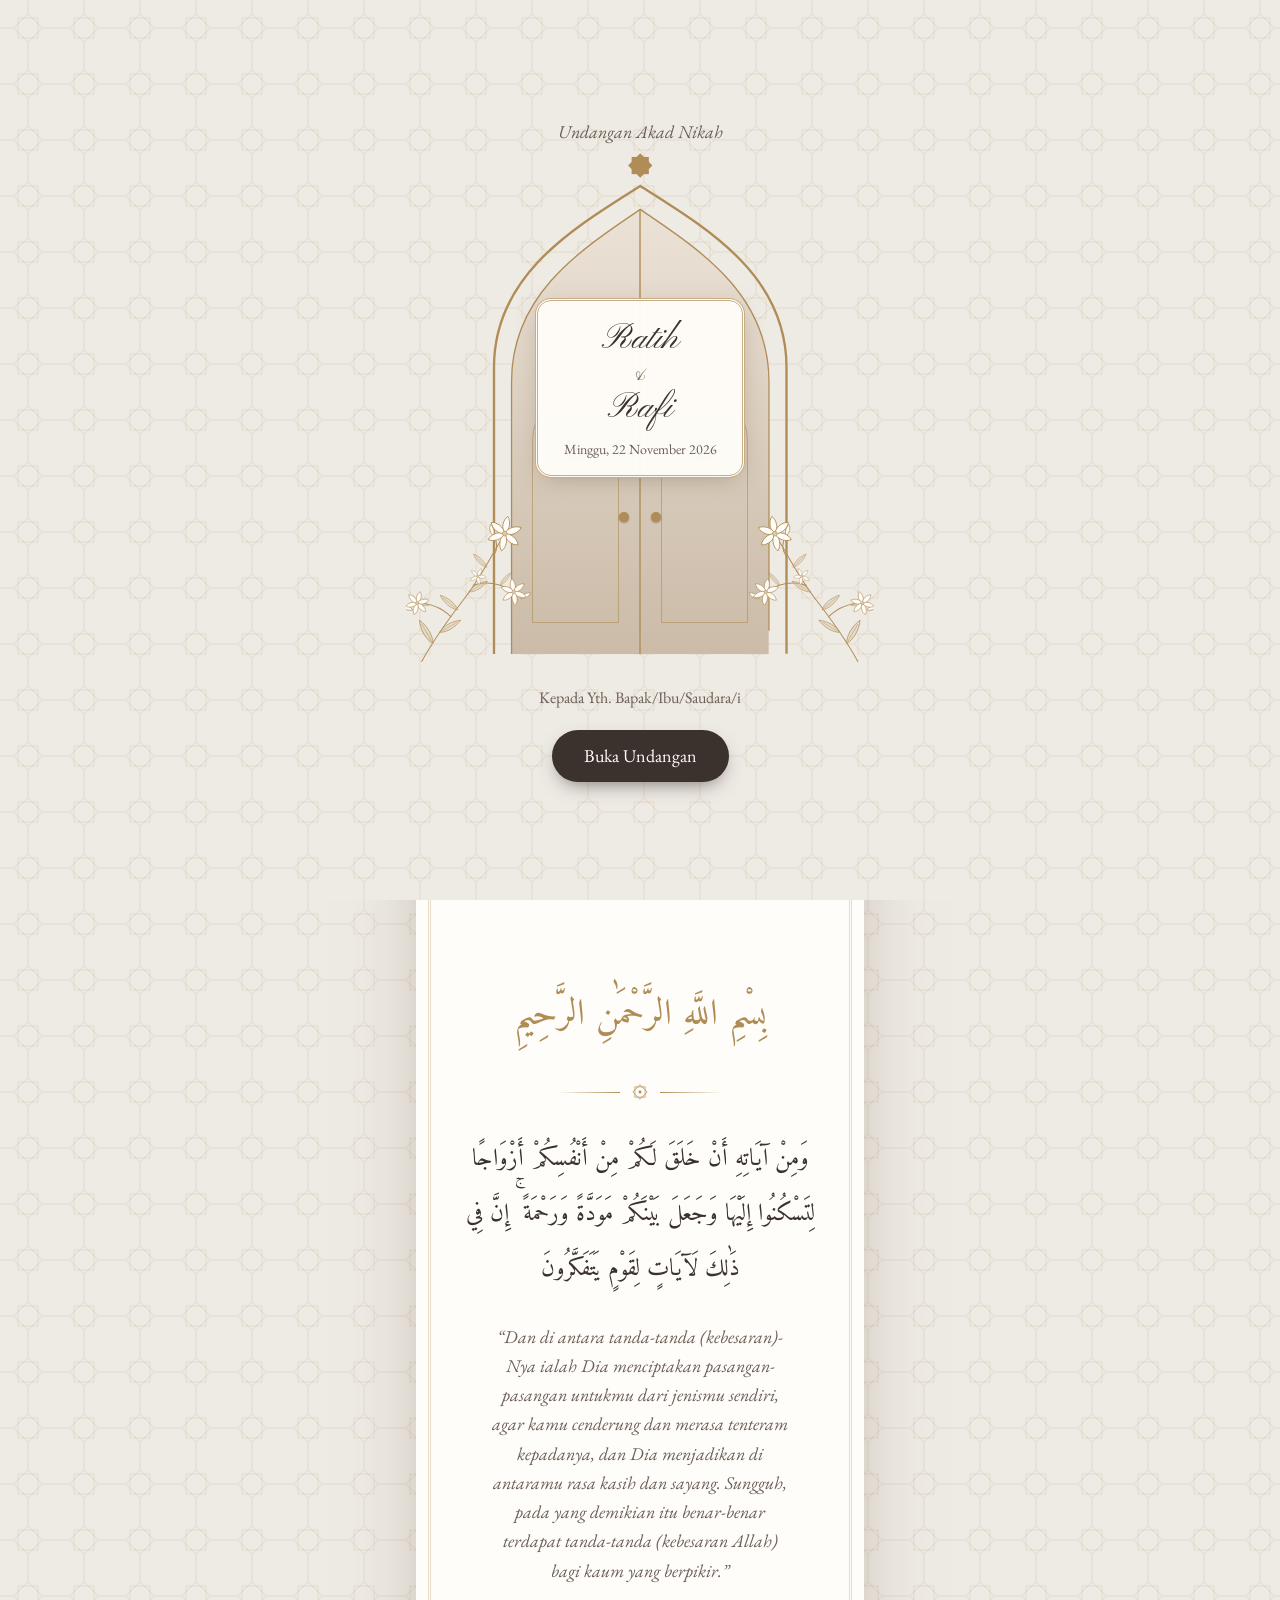
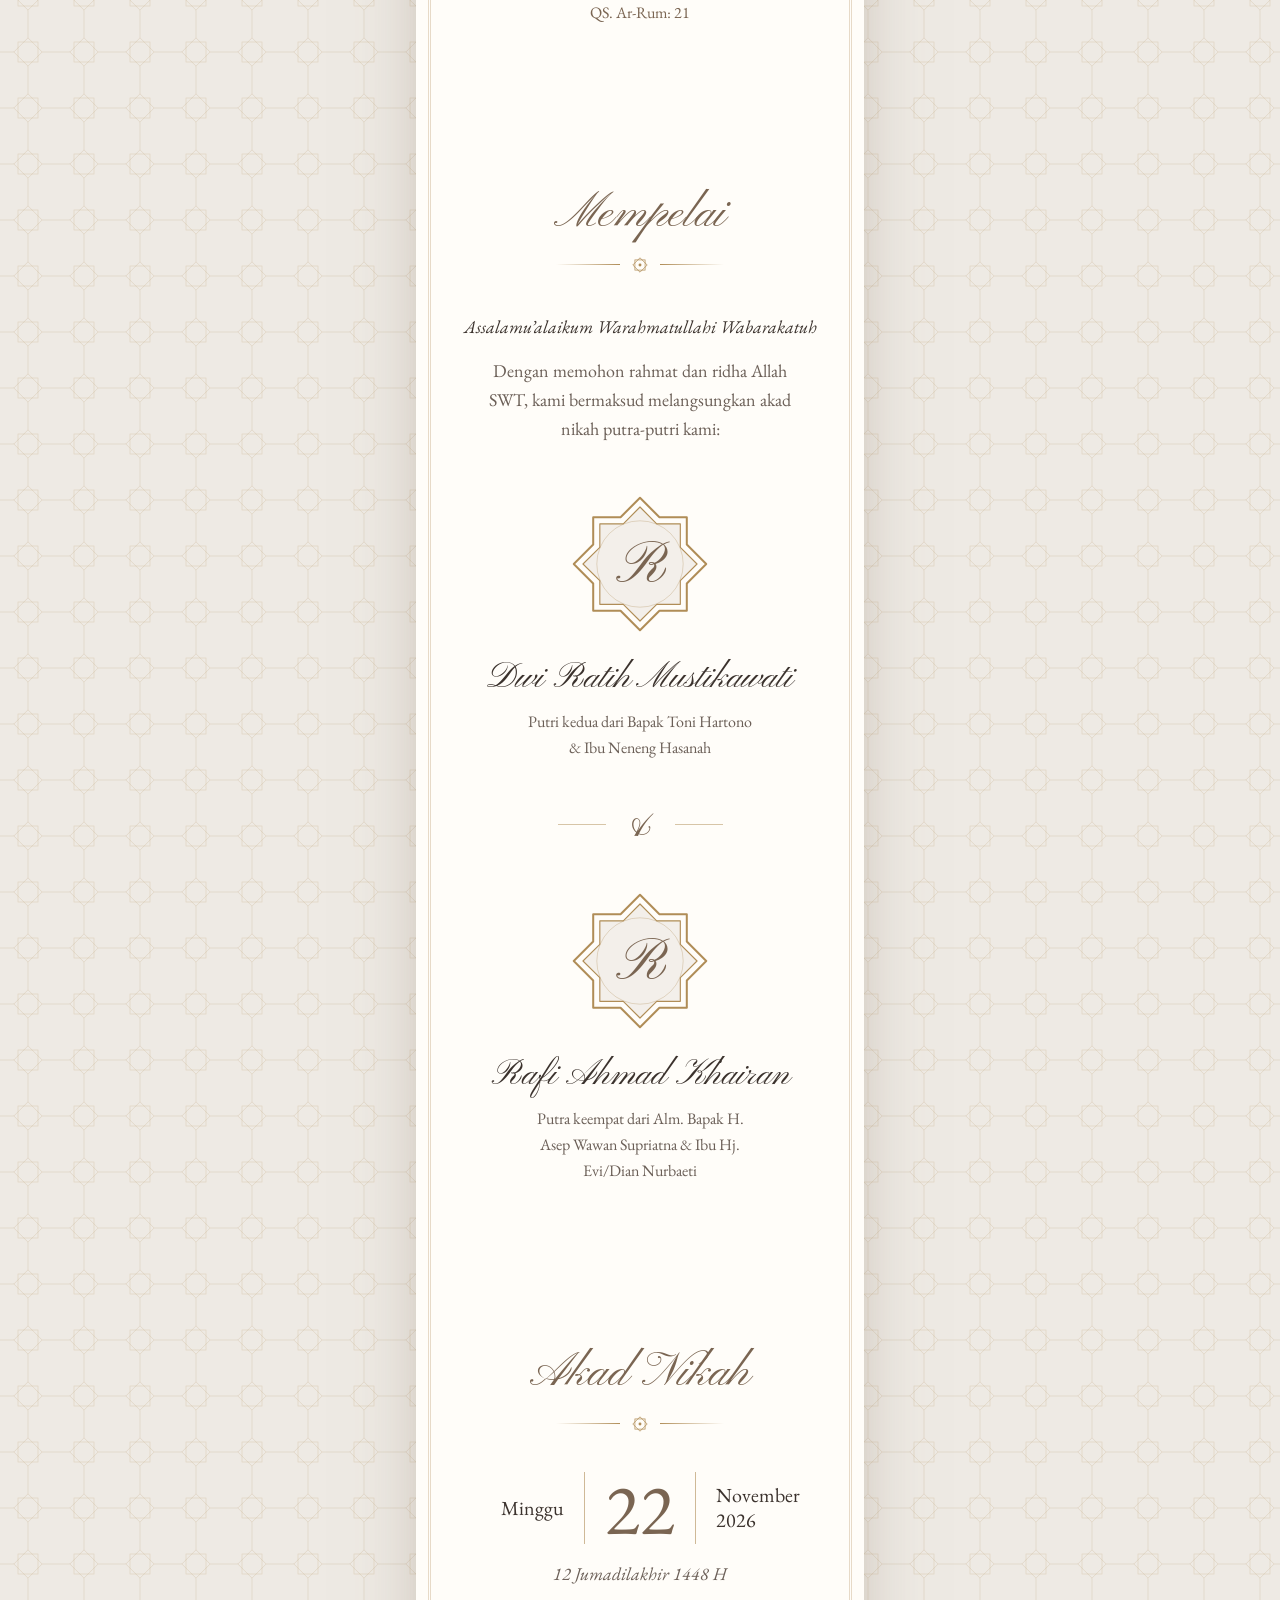
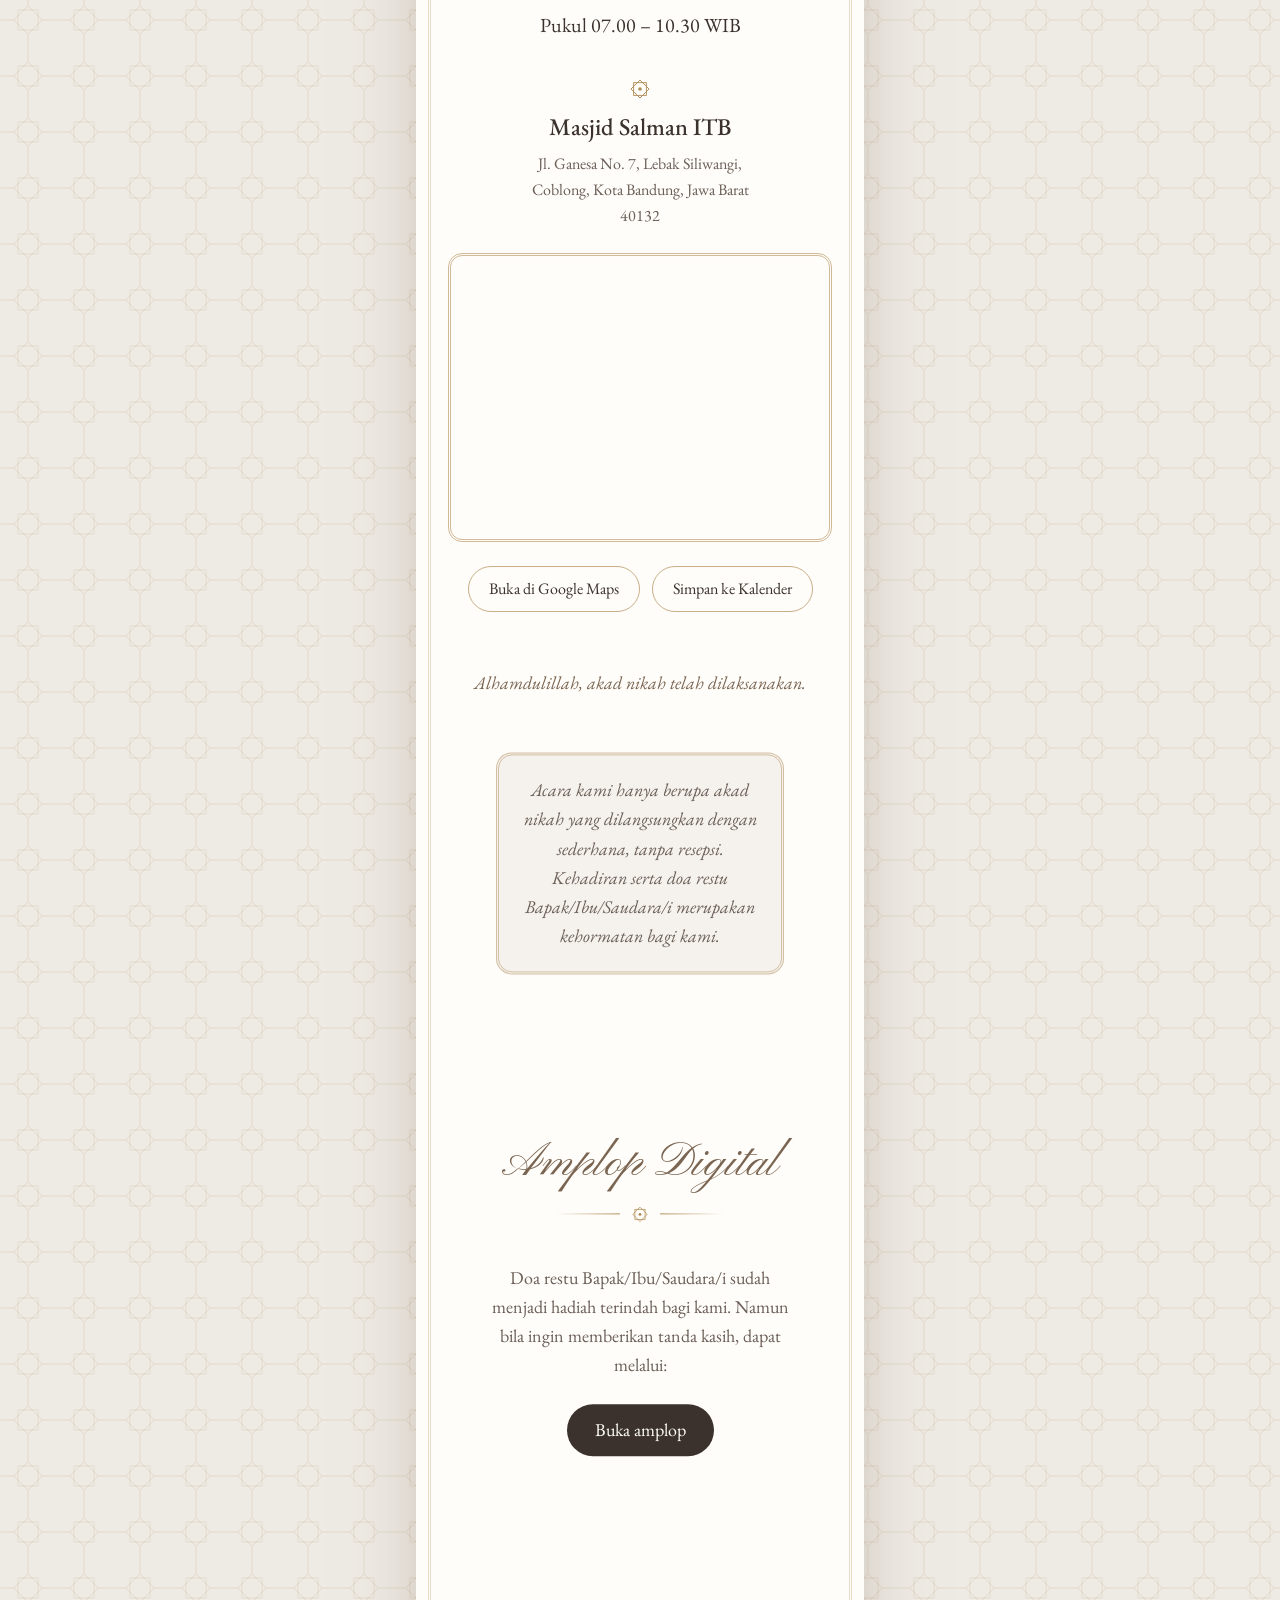
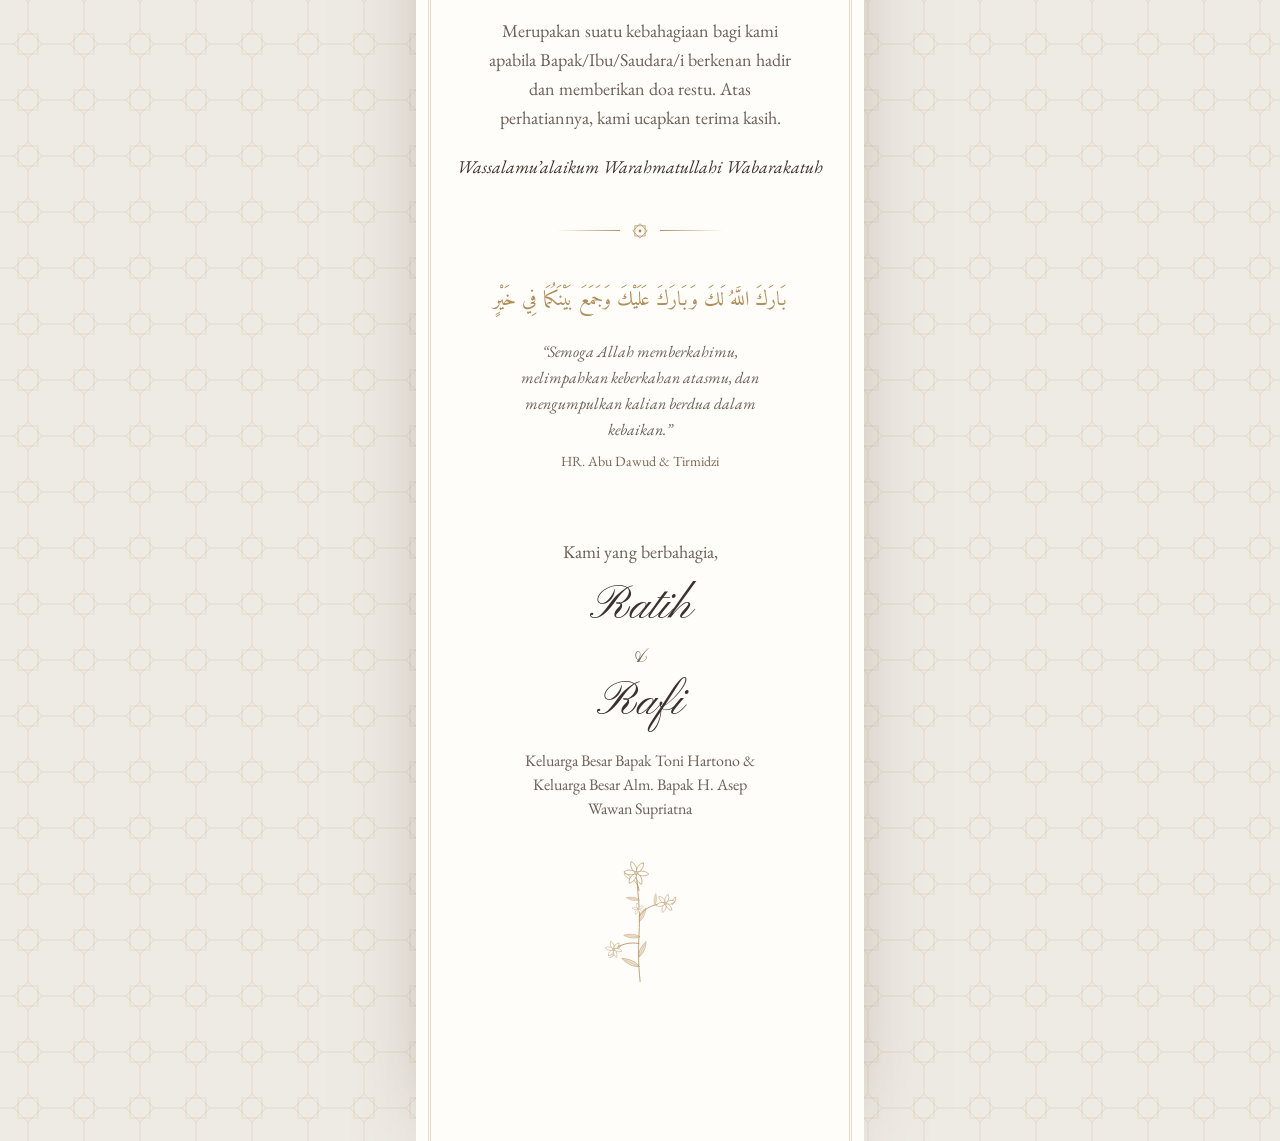
<file: index.html>
<!doctype html>
<html lang="id">
  <head>
    <meta charset="UTF-8" />
    <meta name="viewport" content="width=device-width, initial-scale=1.0" />
    <meta name="theme-color" content="#EEEAE4" />
    <link
      rel="icon"
      href="data:image/svg+xml,%3Csvg xmlns='http://www.w3.org/2000/svg' viewBox='-12 -12 24 24'%3E%3Cg fill='%23b08d57'%3E%3Crect x='-8' y='-8' width='16' height='16'/%3E%3Crect x='-8' y='-8' width='16' height='16' transform='rotate(45)'/%3E%3C/g%3E%3C/svg%3E"
    />
    <title>Undangan Akad Nikah Ratih & Rafi</title>
    <meta name="description" content="Undangan Akad Nikah Ratih & Rafi." />
    <meta property="og:title" content="Undangan Akad Nikah Ratih & Rafi" />
    <meta property="og:description" content="Dengan memohon rahmat dan ridha Allah SWT, kami mengundang Anda." />
    <link rel="preconnect" href="https://fonts.googleapis.com" />
    <link rel="preconnect" href="https://fonts.gstatic.com" crossorigin />
    <link
      href="https://fonts.googleapis.com/css2?family=Amiri:wght@400;700&family=EB+Garamond:ital,wght@0,400;0,500;1,400&family=Pinyon+Script&display=swap"
      rel="stylesheet"
    />
    <script type="module" crossorigin src="/assets/index-BYqrj53g.js"></script>
    <link rel="modulepreload" crossorigin href="/assets/rolldown-runtime-hePW80VL.js">
    <link rel="stylesheet" crossorigin href="/assets/index-T5nTk975.css">
  </head>
  <body>
    <div id="root"></div>
  </body>
</html>
</file>
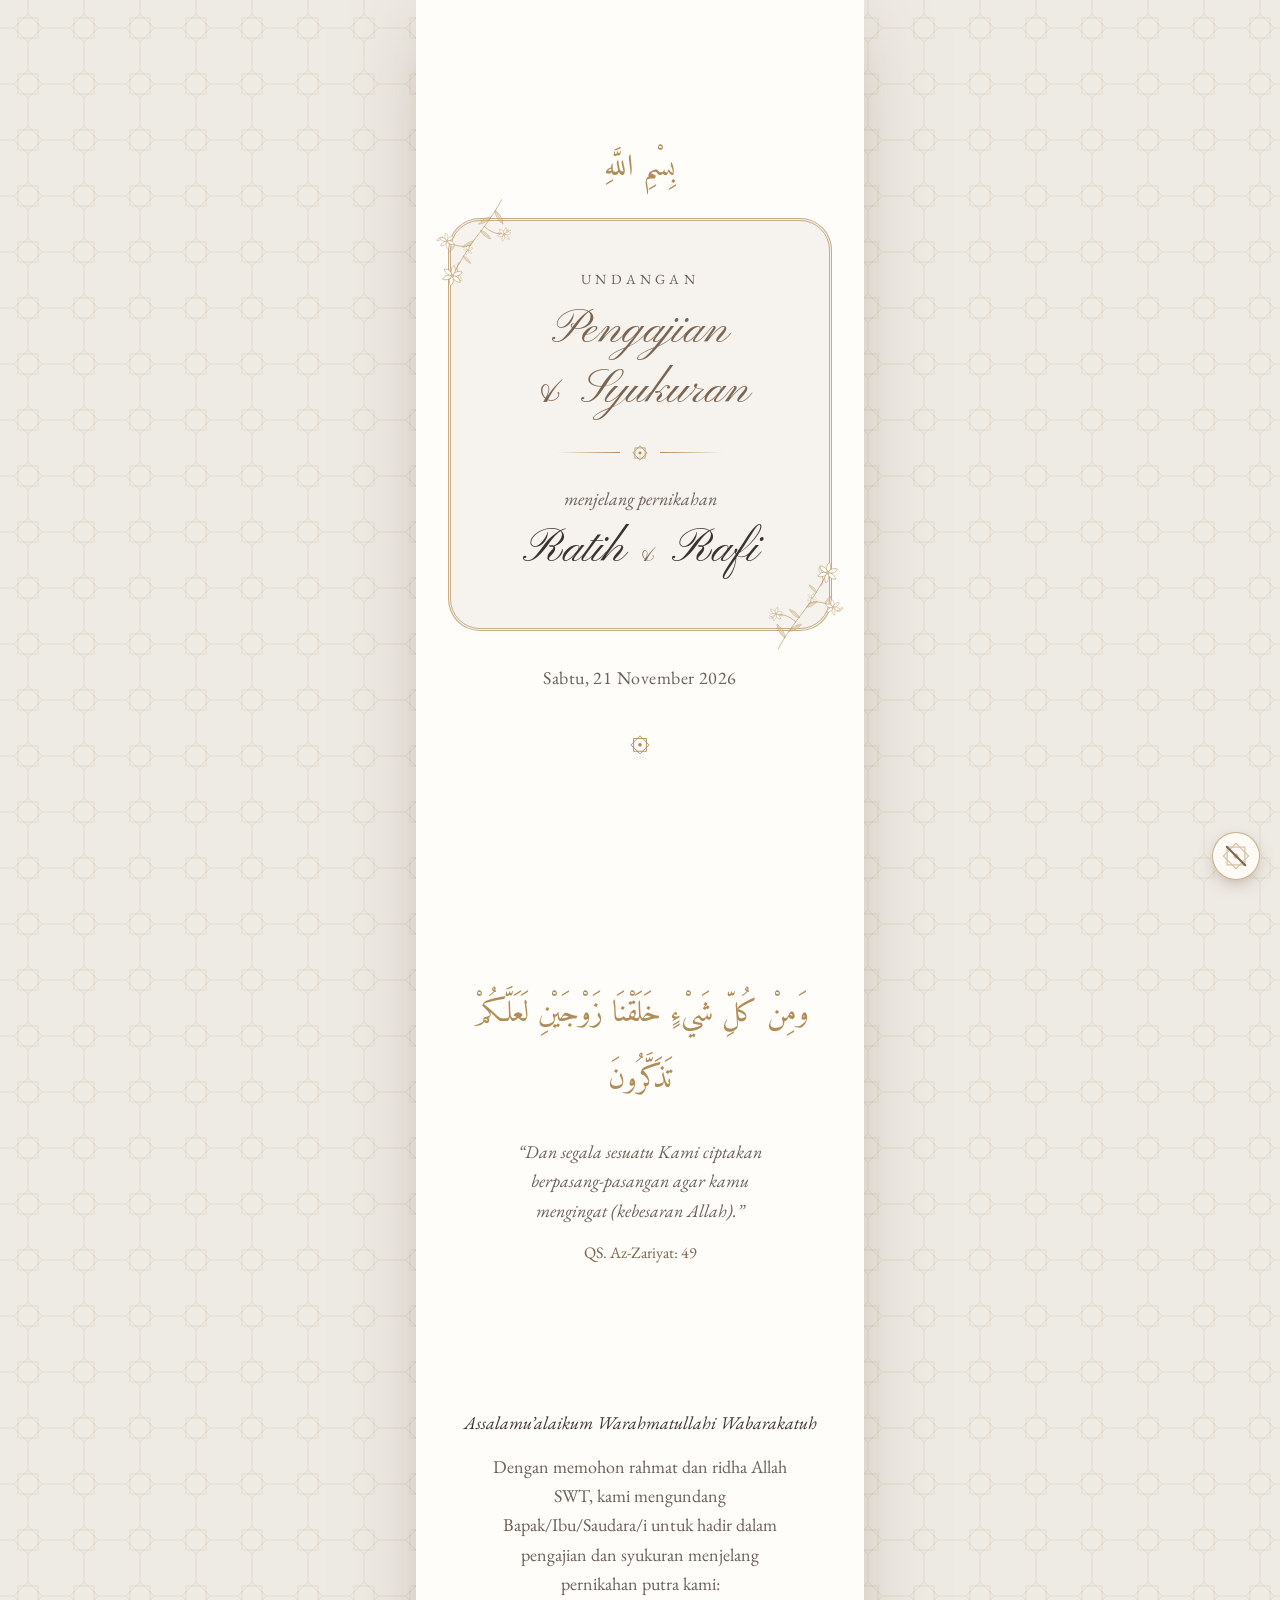
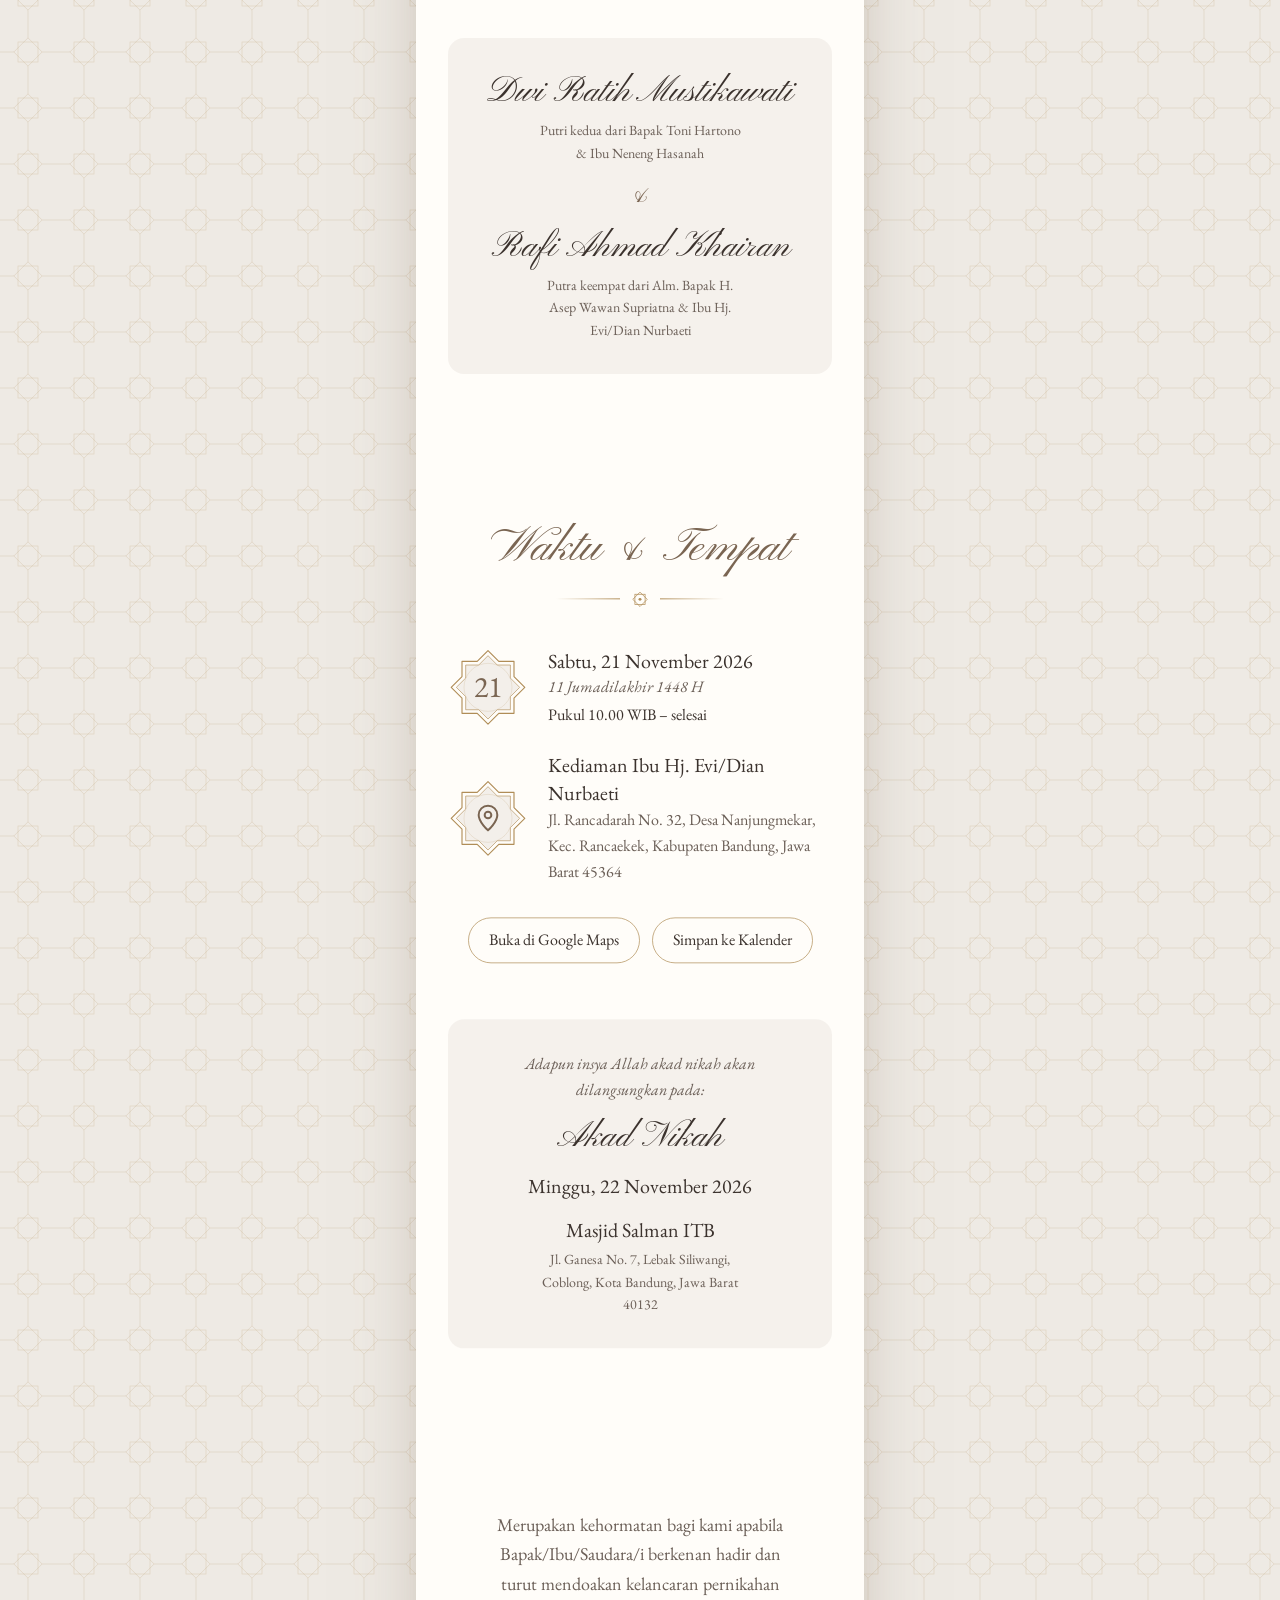
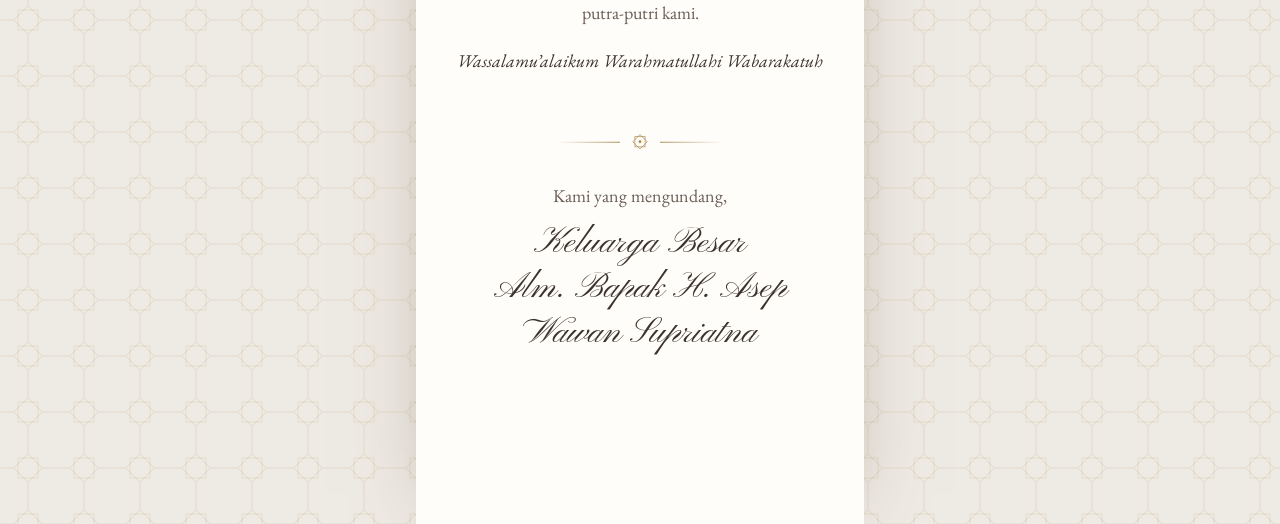
<file: syukuran-rafi/index.html>
<!doctype html>
<html lang="id">
  <head>
    <meta charset="UTF-8" />
    <meta name="viewport" content="width=device-width, initial-scale=1.0" />
    <meta name="theme-color" content="#EEEAE4" />
    <link
      rel="icon"
      href="data:image/svg+xml,%3Csvg xmlns='http://www.w3.org/2000/svg' viewBox='-12 -12 24 24'%3E%3Cg fill='%23b08d57'%3E%3Crect x='-8' y='-8' width='16' height='16'/%3E%3Crect x='-8' y='-8' width='16' height='16' transform='rotate(45)'/%3E%3C/g%3E%3C/svg%3E"
    />
    <title>Undangan Pengajian & Syukuran Ratih & Rafi</title>
    <meta name="description" content="Undangan Pengajian & Syukuran Ratih & Rafi." />
    <meta property="og:title" content="Undangan Pengajian & Syukuran Ratih & Rafi" />
    <meta property="og:description" content="Dengan memohon rahmat dan ridha Allah SWT, kami mengundang Anda." />
    <link rel="preconnect" href="https://fonts.googleapis.com" />
    <link rel="preconnect" href="https://fonts.gstatic.com" crossorigin />
    <link
      href="https://fonts.googleapis.com/css2?family=Amiri:wght@400;700&family=EB+Garamond:ital,wght@0,400;0,500;1,400&family=Pinyon+Script&display=swap"
      rel="stylesheet"
    />
    <script type="module" crossorigin src="/assets/index-BYqrj53g.js"></script>
    <link rel="modulepreload" crossorigin href="/assets/rolldown-runtime-hePW80VL.js">
    <link rel="stylesheet" crossorigin href="/assets/index-T5nTk975.css">
  </head>
  <body>
    <div id="root"></div>
  </body>
</html>
</file>
